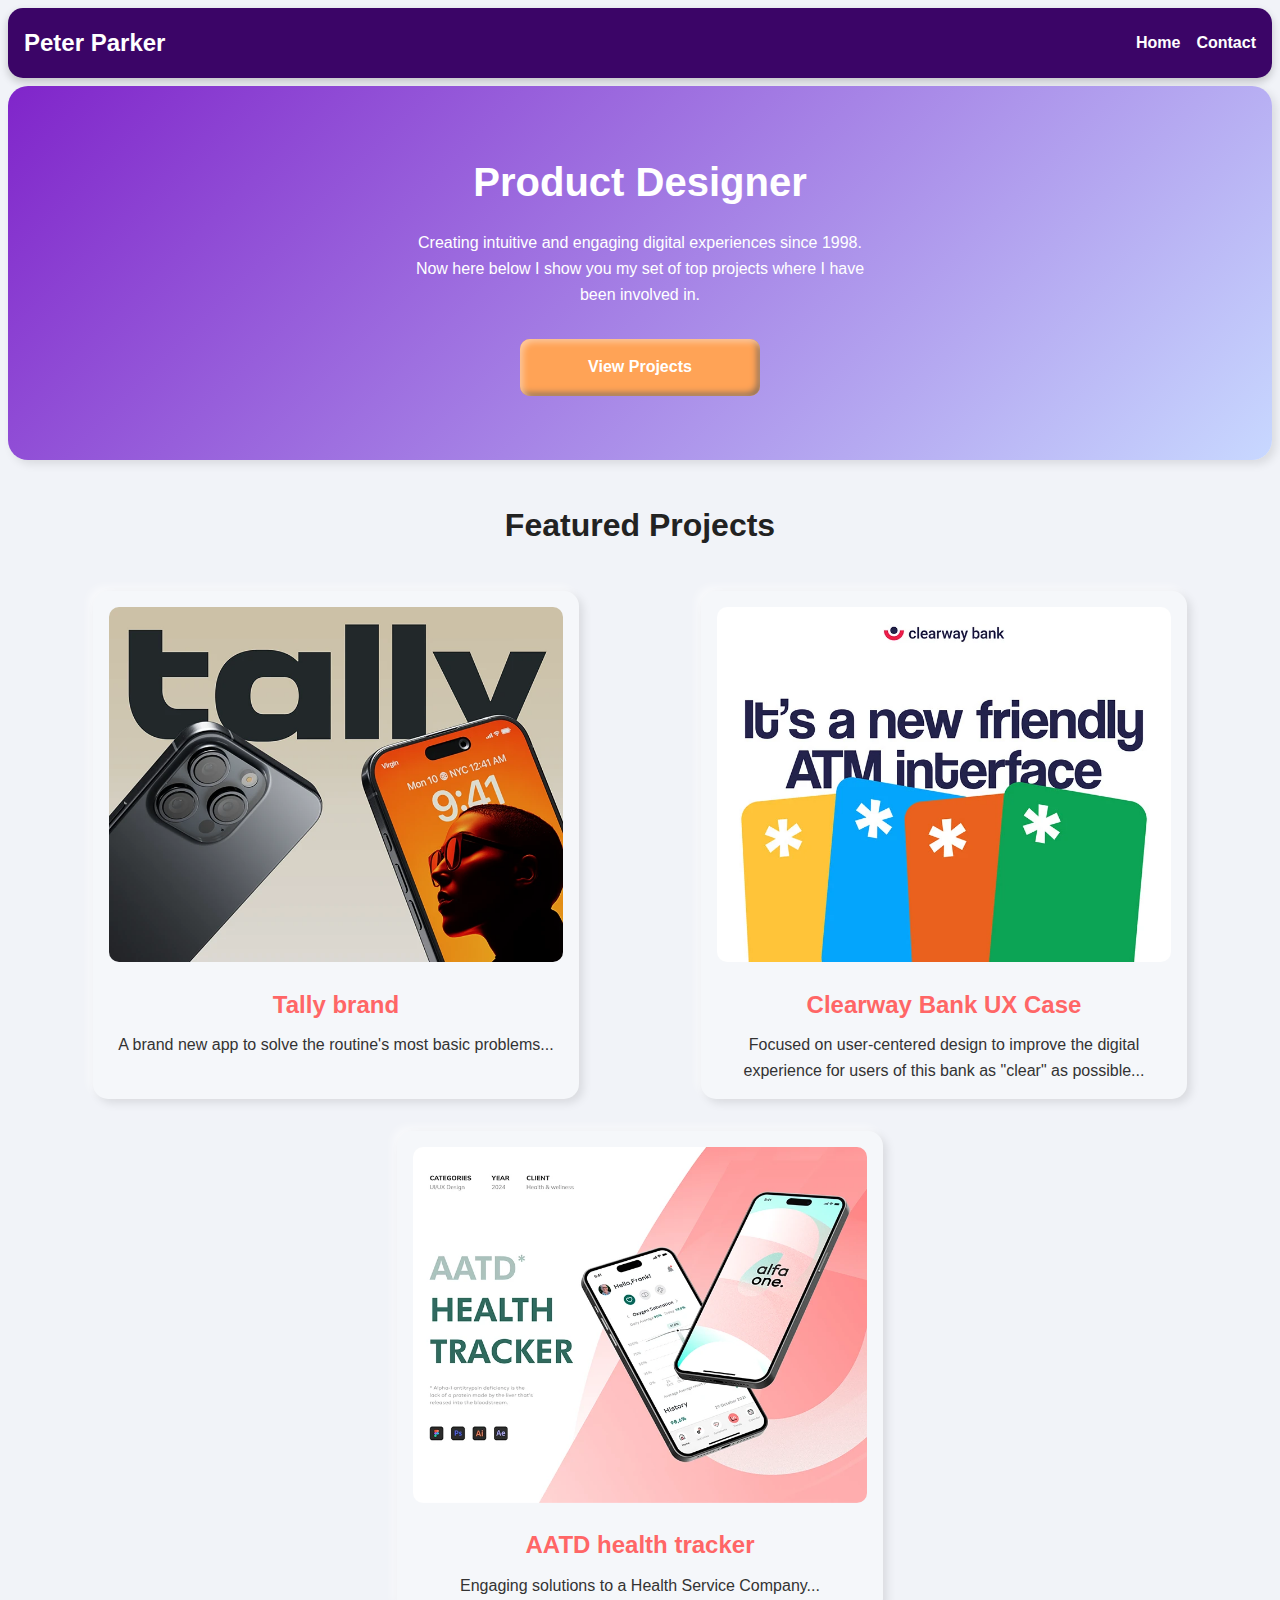
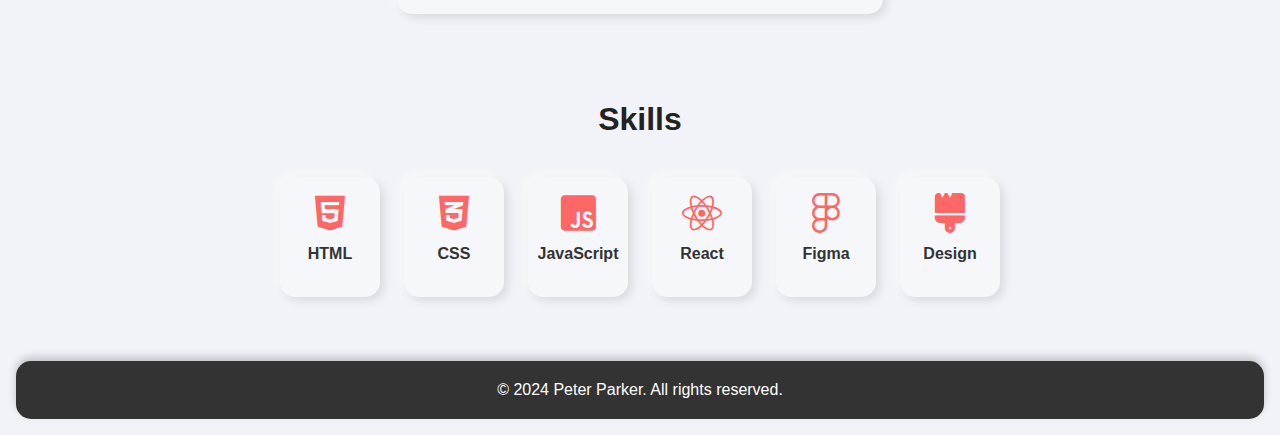
<file: index.html>
<!DOCTYPE html>
<html lang="en">

<head>
    <meta charset="UTF-8">
    <meta name="viewport" content="width=device-width, initial-scale=1.0">
    <title>Peter Parker - Product Designer</title>
    <link rel="stylesheet" href="style.css">
    <link rel="stylesheet" href="https://cdnjs.cloudflare.com/ajax/libs/font-awesome/6.0.0-beta3/css/all.min.css">
</head>

<body>
    <header>
        <nav>
            <h1>Peter Parker</h1>
            <ul>
                <li><a href="index.html">Home</a></li>
                <li><a href="contact.html">Contact</a></li>
            </ul>
        </nav>
        <section class="hero">
            <h2>Product Designer</h2>
            <p>Creating intuitive and engaging digital experiences since 1998. Now here below I show you my set of top projects where I have been involved in.</p>
            <button onclick="scrollToProjects()">View Projects</button>
        </section>
    </header>

    <main>
        <section id="projects" class="projects-section">
            <h2>Featured Projects</h2>
            <div class="project">
                <img src="images/project1.webp" alt="Project One Image">
                <h3>Tally brand</h3>
                <p>A brand new app to solve the routine's most basic problems...</p>
            </div>
            <div class="project">
                <img src="images/project2.webp" alt="Project Two Image">
                <h3>Clearway Bank UX Case</h3>
                <p>Focused on user-centered design to improve the digital experience for users of this bank as "clear" as possible...</p>
            </div>
            <div class="project">
                <img src="images/project3.webp" alt="Project Three Image">
                <h3>AATD health tracker</h3>
                <p>Engaging solutions to a Health Service Company...</p>
            </div>
        </section>

        <!-- Skills Section -->
        <section class="skills-section">
            <h2>Skills</h2>
            <div class="skills-container">
                <div class="skill">
                    <i class="fab fa-html5"></i>
                    <p>HTML</p>
                </div>
                <div class="skill">
                    <i class="fab fa-css3-alt"></i>
                    <p>CSS</p>
                </div>
                <div class="skill">
                    <i class="fab fa-js-square"></i>
                    <p>JavaScript</p>
                </div>
                <div class="skill">
                    <i class="fab fa-react"></i>
                    <p>React</p>
                </div>
                <div class="skill">
                    <i class="fab fa-figma"></i>
                    <p>Figma</p>
                </div>
                <div class="skill">
                    <i class="fas fa-brush"></i>
                    <p>Design</p>
                </div>
            </div>
        </section>
    </main>

    <footer>
        <p>&copy; 2024 Peter Parker. All rights reserved.</p>
    </footer>

    <script src="script.js"></script>
</body>

</html>
</file>
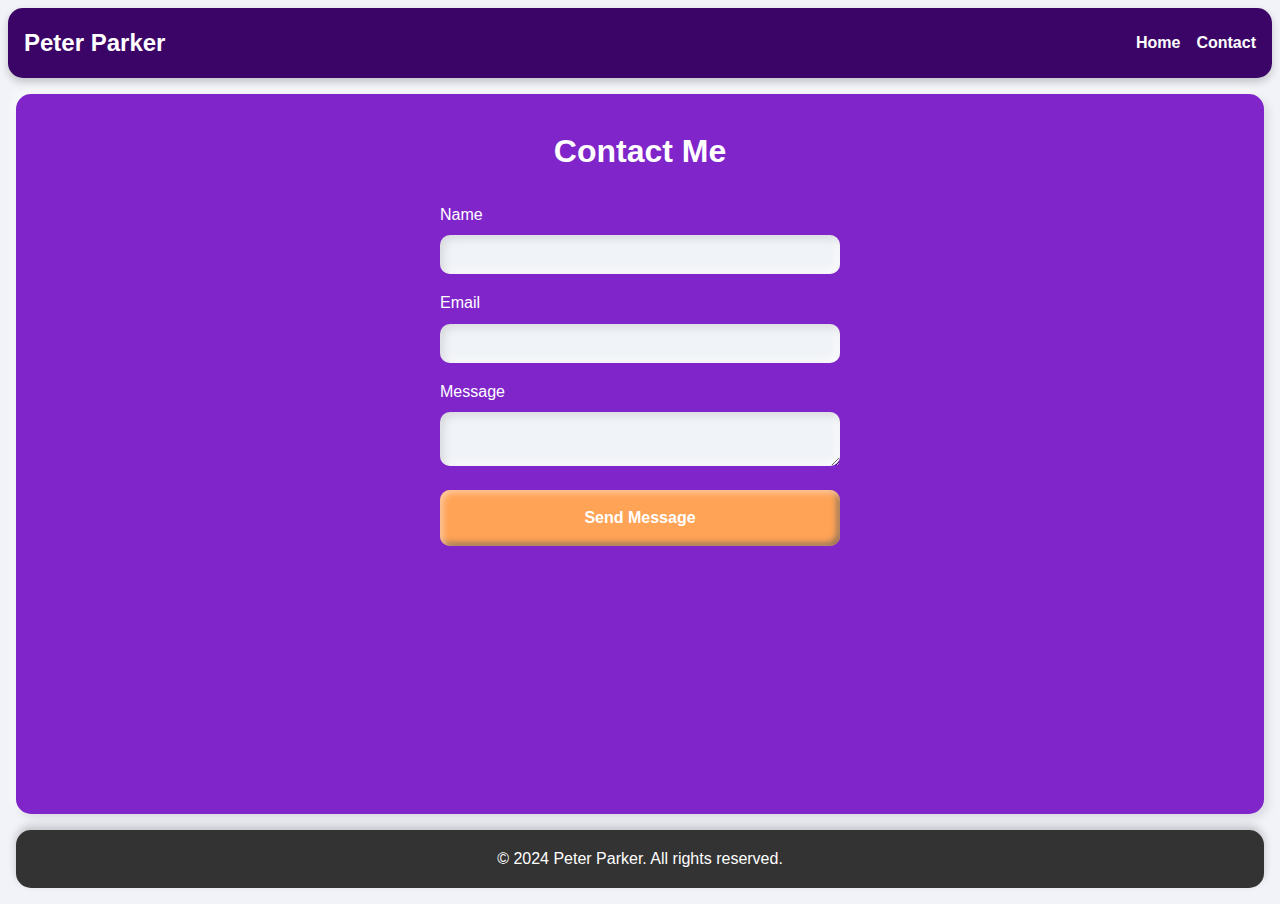
<file: contact.html>
<!DOCTYPE html>
<html lang="en">

<head>
    <meta charset="UTF-8">
    <meta name="viewport" content="width=device-width, initial-scale=1.0">
    <title>Contact Peter Parker</title>
    <link rel="stylesheet" href="style.css">
</head>

<body>
    <header>
        <nav>
            <h1>Peter Parker</h1>
            <ul>
                <li><a href="index.html">Home</a></li>
                <li><a href="contact.html">Contact</a></li>
            </ul>
        </nav>
    </header>

    <main>
        <section class="contact-section">
            <h2>Contact Me</h2>
            <form>
                <label for="name">Name</label>
                <input type="text" id="name" name="name" required>

                <label for="email">Email</label>
                <input type="email" id="email" name="email" required>

                <label for="message">Message</label>
                <textarea id="message" name="message" required></textarea>

                <button type="submit">Send Message</button>
            </form>
        </section>
    </main>

    <footer>
        <p>&copy; 2024 Peter Parker. All rights reserved.</p>
    </footer>
</body>

</html>
</file>
<file: style.css>
/* Reset and Basic Styles */
* {
    margin: 0;
    padding: 0;
    box-sizing: border-box;
}

body {
    font-family: 'Arial', sans-serif;
    color: #333;
    line-height: 1.6;
    background-color: #f1f3f8;
}

/* Navigation and Header */
nav {
    display: flex;
    justify-content: space-between;
    padding: 1rem;
    background-color: #3b0567;
    color: #fff;
    box-shadow: 0 4px 8px rgba(0, 0, 0, 0.2);
    border-radius: 15px;
    margin: 0.5rem;
}

nav h1 {
    font-size: 1.5rem;
}

nav ul {
    list-style: none;
    display: flex;
    align-items: center;
}

nav ul li {
    margin-left: 1rem;
}

nav ul li a {
    color: #fff;
    text-decoration: none;
    font-weight: bold;
}

.hero {
    display: flex;
    flex-direction: column;
    align-items: center;
    text-align: center;
    padding: 4rem 2rem;
    background: linear-gradient(135deg, #8025ca, #c8d8ff);
    color: white;
    box-shadow: 4px 4px 10px rgba(0, 0, 0, 0.1);
    border-radius: 20px;
    margin: 0.5rem;
}

.hero h2 {
    font-size: 2.5rem;
    margin-bottom: 1rem;
    color: #fff;
}

.hero p {
    width: 100%;
    max-width: 450px;
    margin-bottom: 1rem;
}

.hero button {
    /* padding: 0.75rem 1.25rem;
    color: white;
    background-color: #ffa356;
    font-weight: bold;
    border: none;
    border-radius: 10px;
    cursor: pointer;
    box-shadow: inset 3px 3px 6px rgba(255, 255, 255, 0.7),
        inset -3px -3px 6px rgba(0, 0, 0, 0.1),
        4px 4px 10px rgba(0, 0, 0, 0.1); */
    width: 80%;
    max-width: 240px;
    padding: 1.2em 0.75rem;
    margin-top: 1rem;
    background-color: #ffa356;
    font-size: 1em;
    font-weight: bold;
    color: white;
    border: none;
    border-radius: 10px;
    cursor: pointer;
    box-shadow: inset 3px 3px 6px rgb(255 202 159), inset -3px -3px 6px rgb(143 112 87);
}

/* Projects Section */
.projects-section {
    padding: 2rem;
}

.projects-section h2 {
    width: 100%;
    text-align: center;
    margin-bottom: 1.5rem;
    font-size: 2rem;
    color: #222;
}

.project {
    background: #f5f7fa;
    margin: 1rem auto;
    padding: 1rem;
    max-width: 700px;
    border-radius: 15px;
    box-shadow: 4px 4px 10px rgba(0, 0, 0, 0.1),
        -4px -4px 10px rgba(255, 255, 255, 0.6);
    text-align: center;
    overflow: hidden;
}

.project img {
    width: 100%;
    height: auto;
    border-radius: 10px;
    margin-bottom: 1rem;
}

.project h3 {
    color: #ff6666;
    font-size: 1.5rem;
    margin-bottom: 0.5rem;
}

/* Contact Section */
.contact-section {
    min-height: 80vh;
    padding: 2rem;
    background: #8025ca;
    color: white;
    border-radius: 15px;
    margin: 1rem;
    box-shadow: 4px 4px 10px rgba(0, 0, 0, 0.1),
        -4px -4px 10px rgba(255, 255, 255, 0.6);
}

.contact-section h2 {
    text-align: center;
    margin-bottom: 1.5rem;
    font-size: 2rem;
    color: white;
}

.contact-section form {
    max-width: 400px;
    margin: auto;
}

.contact-section form label {
    display: block;
    margin-top: 1rem;
}

.contact-section form input,
.contact-section form textarea {
    width: 100%;
    padding: 0.75rem;
    margin-top: 0.5rem;
    border-radius: 10px;
    background: #f0f3f7;
    border: none;
    box-shadow: inset 4px 4px 8px rgba(0, 0, 0, 0.1),
        inset -4px -4px 8px rgba(255, 255, 255, 0.6);
}

.contact-section form button {
    display: block;
    width: 100%;
    padding: 1.2em 0.75rem;
    margin-top: 1rem;
    background-color: #ffa356;
    font-size: 1em;
    font-weight: bold;
    color: white;
    border: none;
    border-radius: 10px;
    cursor: pointer;
    box-shadow: inset 3px 3px 6px rgb(255 202 159), inset -3px -3px 6px rgb(143 112 87);
}

/* Skills Section */
.skills-section {
    padding: 2rem;
    background-color: #f1f3f8;
    text-align: center;
}

.skills-section h2 {
    font-size: 2rem;
    color: #222;
    margin-bottom: 1rem;
}

.skills-container {
    display: flex;
    justify-content: center;
    flex-wrap: wrap;
    gap: 1.5rem;
    padding: 1rem;
}

.skill {
    display: flex;
    flex-direction: column;
    align-items: center;
    background: #f5f7fa;
    padding: 1rem;
    width: 100px;
    height: 120px;
    border-radius: 15px;
    box-shadow: 4px 4px 10px rgba(0, 0, 0, 0.1),
        -4px -4px 10px rgba(255, 255, 255, 0.6);
    transition: transform 0.3s ease;
}

.skill:hover {
    transform: scale(1.1);
}

.skill i {
    font-size: 2.5rem;
    color: #ff6666;
    margin-bottom: 0.5rem;
}

.skill p {
    font-size: 1rem;
    color: #333;
    font-weight: bold;
}

/* Footer */
footer {
    text-align: center;
    padding: 1rem;
    background-color: #333;
    color: #fff;
    box-shadow: 0 -4px 8px rgba(0, 0, 0, 0.2);
    border-radius: 15px;
    margin: 1rem;
}

@media (min-width: 768px) {
    .projects-section {
        display: flex;
        flex-direction: row;
        flex-wrap: wrap;
    }

    .project {
        width: 40%;
    }
}
</file>
